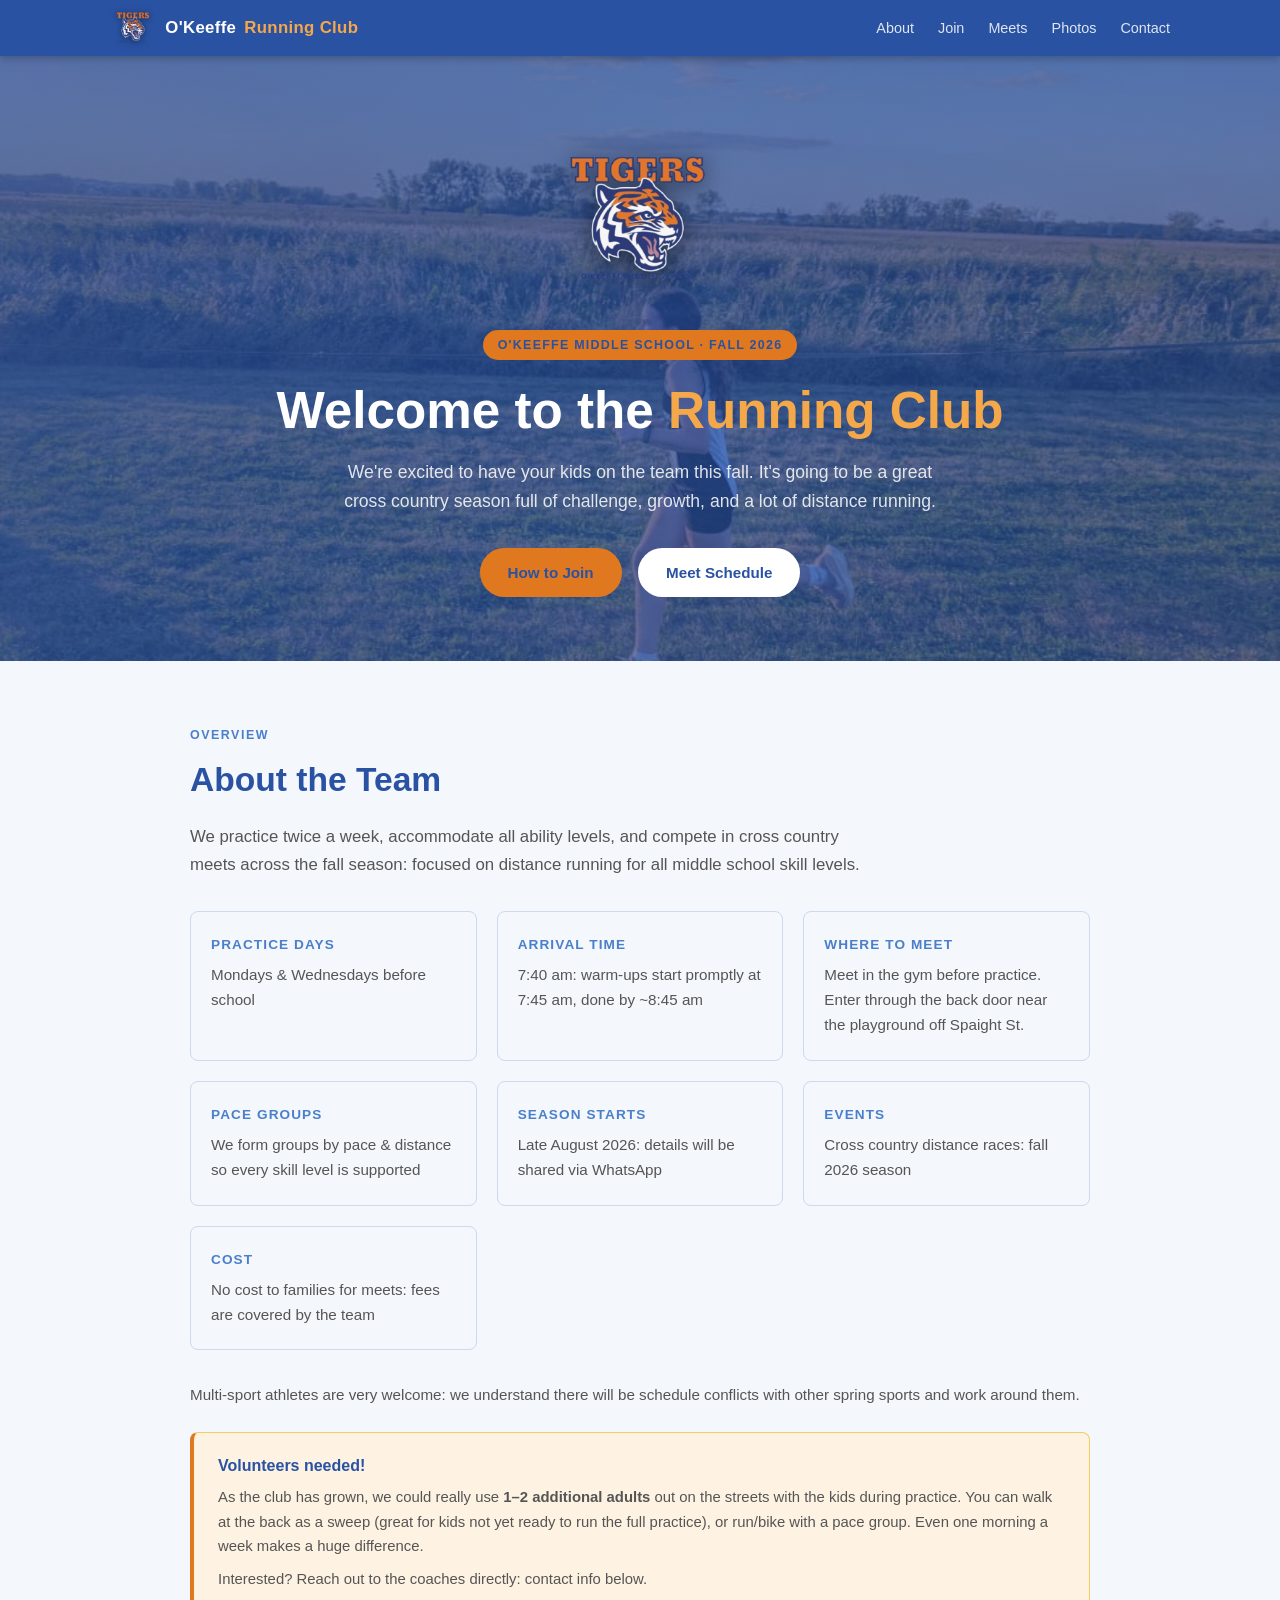
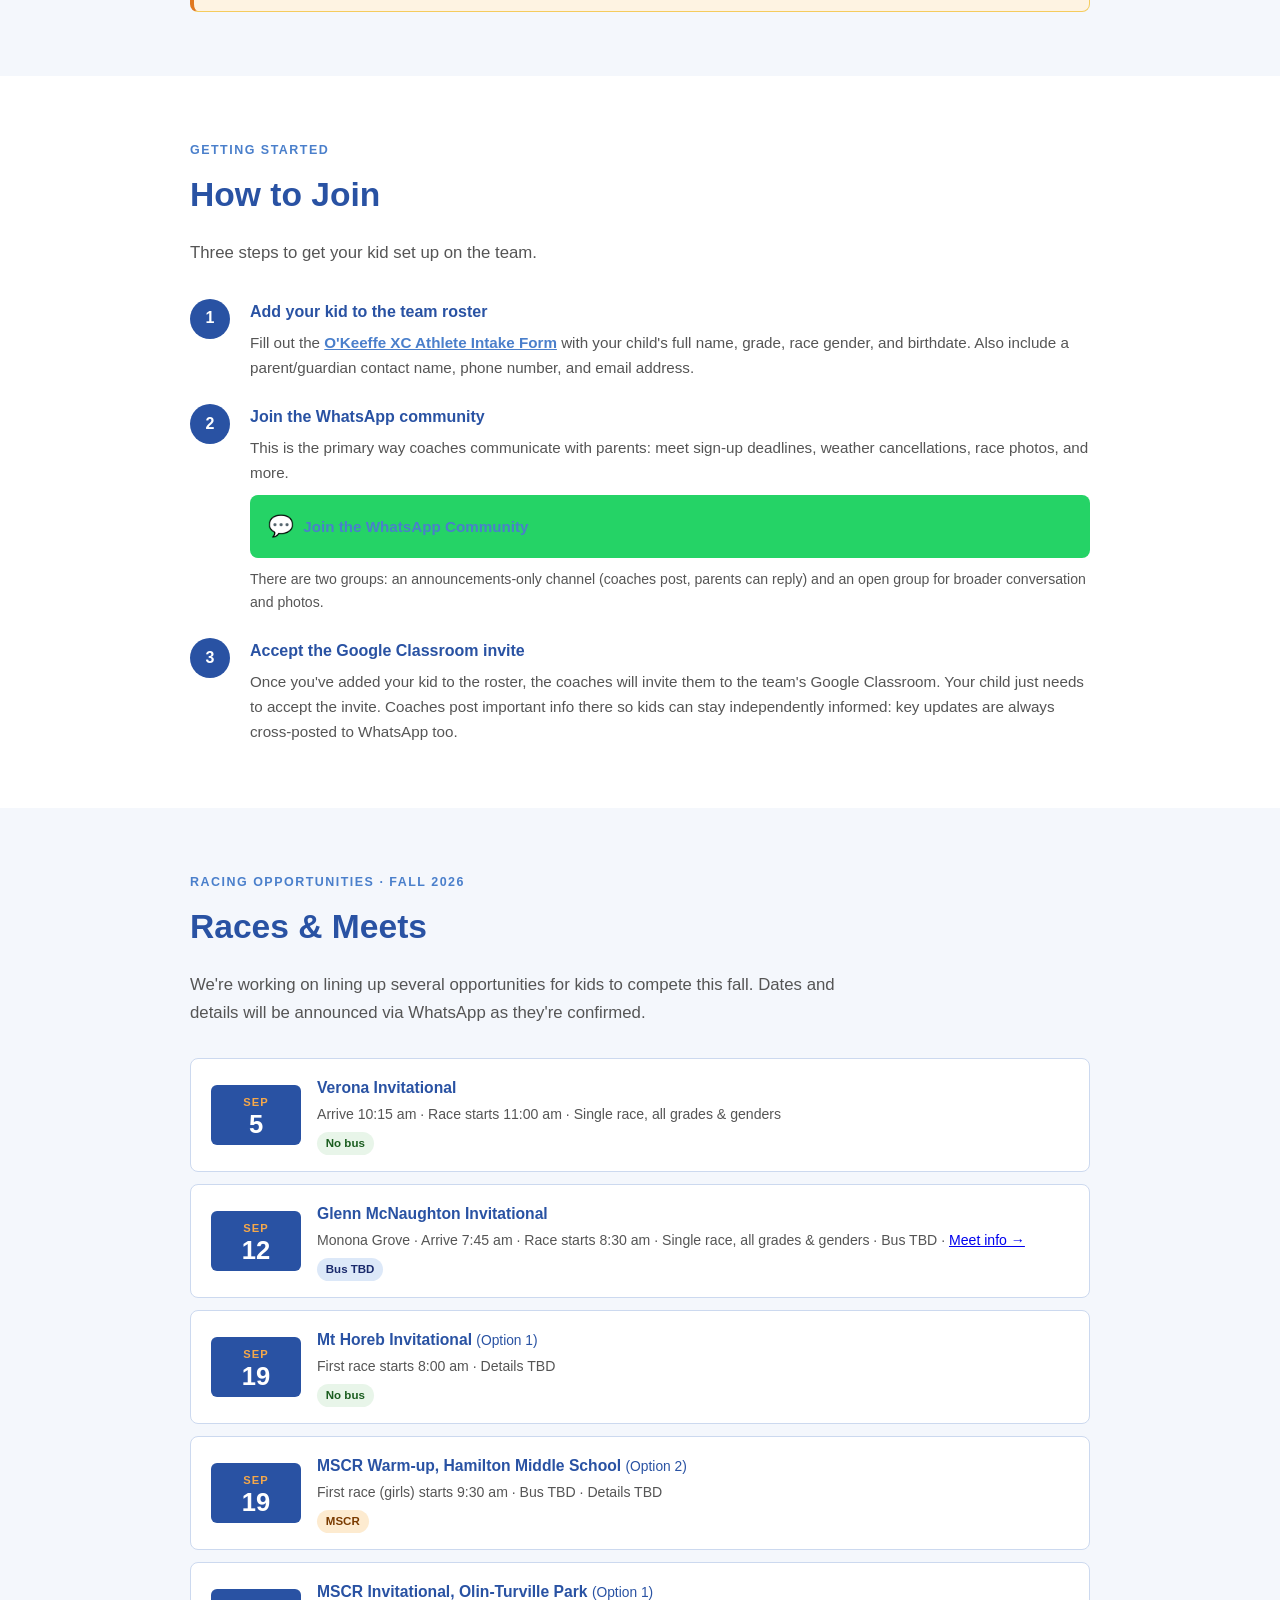
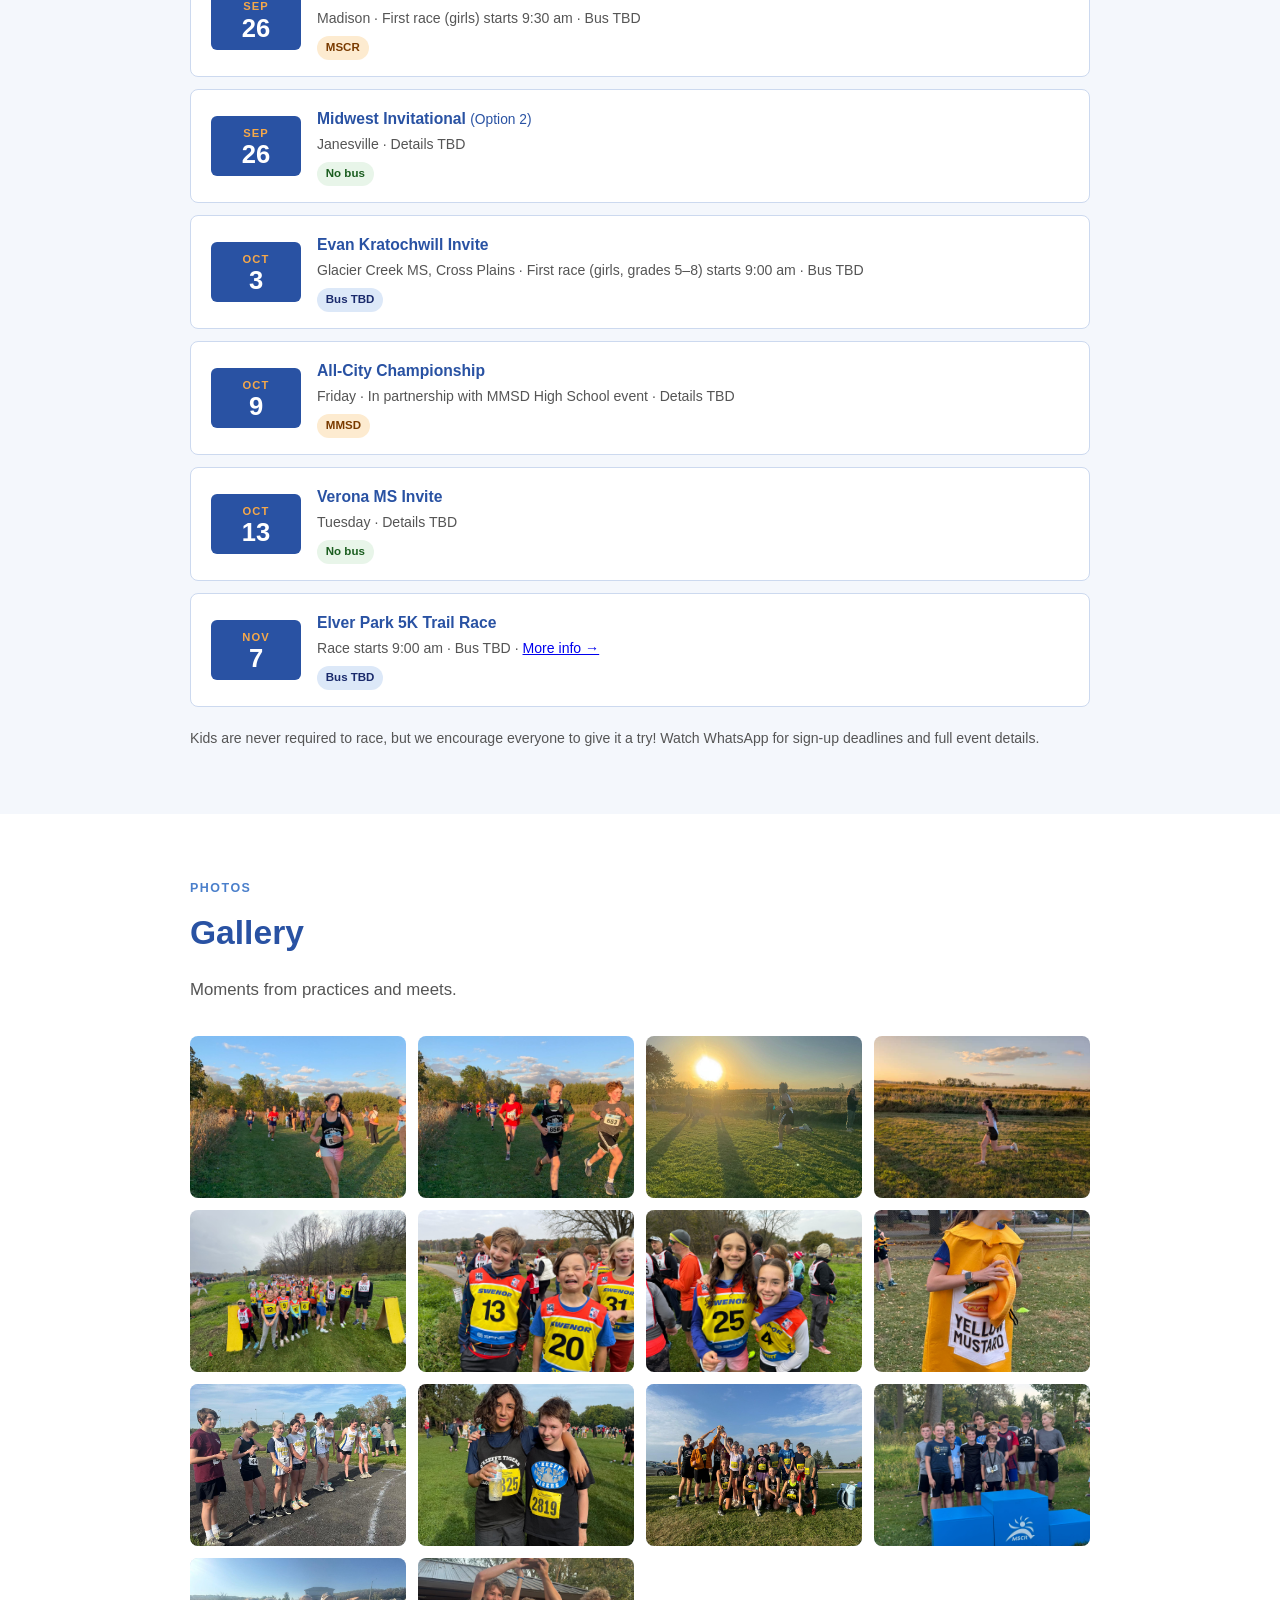
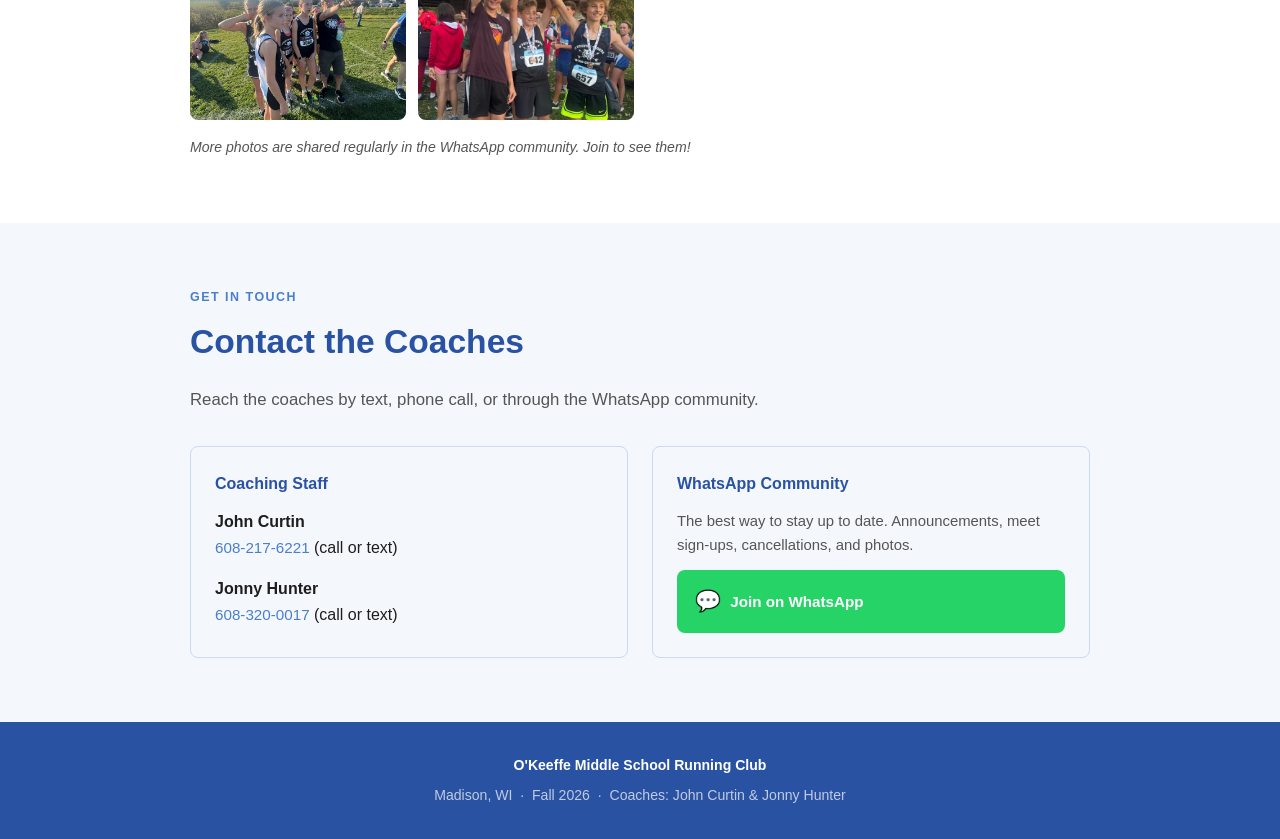
<file: index.html>
<!DOCTYPE html>
<html lang="en">
<head>
  <meta charset="UTF-8" />
  <meta name="viewport" content="width=device-width, initial-scale=1.0" />
  <title>O'Keeffe Running Club</title>
  <link rel="stylesheet" href="styles.css" />
</head>
<body>

<!-- ── NAVIGATION ─────────────────────────────────────────── -->
<nav>
  <div class="nav-inner">
    <a class="nav-logo" href="#hero">
      <img src="logo.png" class="nav-mascot" alt="O'Keeffe Tigers" />
      O'Keeffe <span>Running Club</span>
    </a>
    <button class="nav-toggle" id="navToggle" aria-label="Toggle menu" aria-expanded="false">
      <span></span><span></span><span></span>
    </button>
    <ul class="nav-links" id="navLinks">
      <li><a href="#about">About</a></li>
      <li><a href="#join">Join</a></li>
      <li><a href="#meets">Meets</a></li>
      <li><a href="#gallery">Photos</a></li>
      <li><a href="#contact">Contact</a></li>
    </ul>
  </div>
</nav>

<!-- ── HERO ───────────────────────────────────────────────── -->
<section id="hero">
  <img src="logo.png" class="hero-mascot" alt="O'Keeffe Tigers" />
  <div class="tag">O'Keeffe Middle School · Fall 2026</div>
  <h1>Welcome to the <em>Running Club</em></h1>
  <p>
    We're excited to have your kids on the team this fall. It's going to be a great cross country season
    full of challenge, growth, and a lot of distance running.
  </p>
  <a class="btn btn-gold" href="#join">How to Join</a>
  <a class="btn btn-white" href="#meets">Meet Schedule</a>
</section>

<!-- ── ABOUT / OVERVIEW ───────────────────────────────────── -->
<section id="about">
  <div class="container">
    <div class="section-label">Overview</div>
    <h2>About the Team</h2>
    <p class="lead">
      We practice twice a week, accommodate all ability levels, and compete in cross country meets
      across the fall season: focused on distance running for all middle school skill levels.
    </p>

    <div class="info-grid">
      <div class="info-card">
        <div class="icon"></div>
        <h3>Practice Days</h3>
        <p>Mondays &amp; Wednesdays before school</p>
      </div>
      <div class="info-card">
        <div class="icon"></div>
        <h3>Arrival Time</h3>
        <p>7:40 am: warm-ups start promptly at 7:45 am, done by ~8:45 am</p>
      </div>
      <div class="info-card">
        <div class="icon"></div>
        <h3>Where to Meet</h3>
        <p>Meet in the gym before practice. Enter through the back door near the playground off Spaight St.</p>
      </div>
      <div class="info-card">
        <div class="icon"></div>
        <h3>Pace Groups</h3>
        <p>We form groups by pace &amp; distance so every skill level is supported</p>
      </div>
      <div class="info-card">
        <div class="icon"></div>
        <h3>Season Starts</h3>
        <p>Late August 2026: details will be shared via WhatsApp</p>
      </div>
      <div class="info-card">
        <div class="icon"></div>
        <h3>Events</h3>
        <p>Cross country distance races: fall 2026 season</p>
      </div>
      <div class="info-card">
        <div class="icon"></div>
        <h3>Cost</h3>
        <p>No cost to families for meets: fees are covered by the team</p>
      </div>
    </div>

    <p style="margin-top:2rem; color: var(--text-muted); font-size:0.95rem;">
      Multi-sport athletes are very welcome: we understand there will be schedule conflicts
      with other spring sports and work around them.
    </p>

    <div class="volunteer-box">
      <div class="volunteer-body">
        <h3>Volunteers needed!</h3>
        <p>
          As the club has grown, we could really use <strong>1–2 additional adults</strong> out
          on the streets with the kids during practice. You can walk at the back as a sweep
          (great for kids not yet ready to run the full practice), or run/bike with a pace group.
          Even one morning a week makes a huge difference.
        </p>
        <p style="margin-top:0.5rem;">
          Interested? Reach out to the coaches directly: contact info below.
        </p>
      </div>
    </div>
  </div>
</section>

<!-- ── HOW TO JOIN ─────────────────────────────────────────── -->
<section id="join">
  <div class="container">
    <div class="section-label">Getting Started</div>
    <h2>How to Join</h2>
    <p class="lead">Three steps to get your kid set up on the team.</p>

    <div class="steps">

      <div class="step">
        <div class="step-num">1</div>
        <div class="step-body">
          <h3>Add your kid to the team roster</h3>
          <p>
            Fill out the
            <strong><a href="https://docs.google.com/forms/d/e/1FAIpQLSfURhWg8AV44nPJfsSzjftXi6FtTEAoQfq-vk3a6-4Pg6Y5WA/viewform" target="_blank" rel="noopener">O'Keeffe XC Athlete Intake Form</a></strong>
            with your child's full name, grade, race gender, and birthdate. Also include a
            parent/guardian contact name, phone number, and email address.
          </p>
        </div>
      </div>

      <div class="step">
        <div class="step-num">2</div>
        <div class="step-body">
          <h3>Join the WhatsApp community</h3>
          <p>
            This is the primary way coaches communicate with parents: meet sign-up deadlines,
            weather cancellations, race photos, and more.
          </p>
          <p style="margin-top:0.6rem;">
            <a class="whatsapp-btn" href="https://chat.whatsapp.com/IR4QfOK6wj65lKHe31NeNa" target="_blank" rel="noopener">
              <span class="whatsapp-icon">💬</span> Join the WhatsApp Community
            </a>
          </p>
          <p style="margin-top:0.6rem; font-size:0.88rem; color:var(--text-muted);">
            There are two groups: an announcements-only channel (coaches post, parents can reply)
            and an open group for broader conversation and photos.
          </p>
        </div>
      </div>

      <div class="step">
        <div class="step-num">3</div>
        <div class="step-body">
          <h3>Accept the Google Classroom invite</h3>
          <p>
            Once you've added your kid to the roster, the coaches will invite them to the team's
            Google Classroom. Your child just needs to accept the invite. Coaches post important
            info there so kids can stay independently informed: key updates are always
            cross-posted to WhatsApp too.
          </p>
        </div>
      </div>

    </div>
  </div>
</section>

<!-- ── MEETS ───────────────────────────────────────────────── -->
<section id="meets">
  <div class="container">
    <div class="section-label">Racing Opportunities · Fall 2026</div>
    <h2>Races &amp; Meets</h2>
    <p class="lead">
      We're working on lining up several opportunities for kids to compete this fall.
      Dates and details will be announced via WhatsApp as they're confirmed.
    </p>

    <div class="meets-list">

      <div class="meet-row">
        <div class="meet-date"><div class="month">Sep</div><div class="day">5</div></div>
        <div class="meet-info">
          <h3>Verona Invitational</h3>
          <p>Arrive 10:15 am · Race starts 11:00 am · Single race, all grades &amp; genders</p>
          <span class="badge badge-optional">No bus</span>
        </div>
      </div>

      <div class="meet-row">
        <div class="meet-date"><div class="month">Sep</div><div class="day">12</div></div>
        <div class="meet-info">
          <h3>Glenn McNaughton Invitational</h3>
          <p>Monona Grove · Arrive 7:45 am · Race starts 8:30 am · Single race, all grades &amp; genders · Bus TBD · <a href="https://www.accuracetiming.com/files/2025/mgcc_25.pdf" target="_blank" rel="noopener">Meet info →</a></p>
          <span class="badge badge-bus">Bus TBD</span>
        </div>
      </div>

      <div class="meet-row">
        <div class="meet-date"><div class="month">Sep</div><div class="day">19</div></div>
        <div class="meet-info">
          <h3>Mt Horeb Invitational <span style="font-weight:400; font-size:0.88em;">(Option 1)</span></h3>
          <p>First race starts 8:00 am · Details TBD</p>
          <span class="badge badge-optional">No bus</span>
        </div>
      </div>

      <div class="meet-row">
        <div class="meet-date"><div class="month">Sep</div><div class="day">19</div></div>
        <div class="meet-info">
          <h3>MSCR Warm-up, Hamilton Middle School <span style="font-weight:400; font-size:0.88em;">(Option 2)</span></h3>
          <p>First race (girls) starts 9:30 am · Bus TBD · Details TBD</p>
          <span class="badge badge-parent">MSCR</span>
        </div>
      </div>

      <div class="meet-row">
        <div class="meet-date"><div class="month">Sep</div><div class="day">26</div></div>
        <div class="meet-info">
          <h3>MSCR Invitational, Olin-Turville Park <span style="font-weight:400; font-size:0.88em;">(Option 1)</span></h3>
          <p>Madison · First race (girls) starts 9:30 am · Bus TBD</p>
          <span class="badge badge-parent">MSCR</span>
        </div>
      </div>

      <div class="meet-row">
        <div class="meet-date"><div class="month">Sep</div><div class="day">26</div></div>
        <div class="meet-info">
          <h3>Midwest Invitational <span style="font-weight:400; font-size:0.88em;">(Option 2)</span></h3>
          <p>Janesville · Details TBD</p>
          <span class="badge badge-optional">No bus</span>
        </div>
      </div>

      <div class="meet-row">
        <div class="meet-date"><div class="month">Oct</div><div class="day">3</div></div>
        <div class="meet-info">
          <h3>Evan Kratochwill Invite</h3>
          <p>Glacier Creek MS, Cross Plains · First race (girls, grades 5–8) starts 9:00 am · Bus TBD</p>
          <span class="badge badge-bus">Bus TBD</span>
        </div>
      </div>

      <div class="meet-row">
        <div class="meet-date"><div class="month">Oct</div><div class="day">9</div></div>
        <div class="meet-info">
          <h3>All-City Championship</h3>
          <p>Friday · In partnership with MMSD High School event · Details TBD</p>
          <span class="badge badge-parent">MMSD</span>
        </div>
      </div>

      <div class="meet-row">
        <div class="meet-date"><div class="month">Oct</div><div class="day">13</div></div>
        <div class="meet-info">
          <h3>Verona MS Invite</h3>
          <p>Tuesday · Details TBD</p>
          <span class="badge badge-optional">No bus</span>
        </div>
      </div>

      <div class="meet-row">
        <div class="meet-date"><div class="month">Nov</div><div class="day">7</div></div>
        <div class="meet-info">
          <h3>Elver Park 5K Trail Race</h3>
          <p>Race starts 9:00 am · Bus TBD · <a href="https://www.madnorski.org/elver-park-trail-run/" target="_blank" rel="noopener">More info →</a></p>
          <span class="badge badge-bus">Bus TBD</span>
        </div>
      </div>

    </div>

    <p style="margin-top:1.25rem; font-size:0.88rem; color:var(--text-muted);">
      Kids are never required to race, but we encourage everyone to give it a try!
      Watch WhatsApp for sign-up deadlines and full event details.
    </p>
  </div>
</section>

<!-- ── GALLERY ─────────────────────────────────────────────── -->
<section id="gallery">
  <div class="container">
    <div class="section-label">Photos</div>
    <h2>Gallery</h2>
    <p class="lead">Moments from practices and meets.</p>

    <div class="gallery-grid">
      <div class="gallery-item"><img src="photo1.jpg" alt="O'Keeffe Tigers runner leading the pack at a cross country meet" /></div>
      <div class="gallery-item"><img src="photo2.jpg" alt="O'Keeffe Tigers runners racing on the grass course" /></div>
      <div class="gallery-item"><img src="photo3.jpg" alt="Runner at sunset during a cross country meet" /></div>
      <div class="gallery-item"><img src="photo4.jpg" alt="Runner in golden hour light on the course" /></div>
      <div class="gallery-item"><img src="photo5.jpg" alt="Large group of runners at the start line" /></div>
      <div class="gallery-item"><img src="photo6.jpg" alt="Two young runners smiling before the race" /></div>
      <div class="gallery-item"><img src="photo8.jpg" alt="Two girls smiling together at the start line" /></div>
      <div class="gallery-item"><img src="photo9.jpg" alt="Runner in a yellow mustard costume at practice" /></div>
      <div class="gallery-item"><img src="photo10.jpg" alt="Runners lined up at the start of a track meet" /></div>
      <div class="gallery-item"><img src="photo11.jpg" alt="Two O'Keeffe Tigers teammates after a race" /></div>
      <div class="gallery-item"><img src="photo12.jpg" alt="Team group photo with race bibs" /></div>
      <div class="gallery-item"><img src="photo13.jpg" alt="Boys team posing at the MSCR awards podium" /></div>
      <div class="gallery-item"><img src="photo14.jpg" alt="Coach pointing out the course to runners before a race" /></div>
      <div class="gallery-item"><img src="photo15.jpg" alt="Three runners holding up a trophy" /></div>
    </div>

    <p class="gallery-note">
      More photos are shared regularly in the WhatsApp community. Join to see them!
    </p>
  </div>
</section>

<!-- ── CONTACT ─────────────────────────────────────────────── -->
<section id="contact">
  <div class="container">
    <div class="section-label">Get in Touch</div>
    <h2>Contact the Coaches</h2>
    <p class="lead">
      Reach the coaches by text, phone call, or through the WhatsApp community.
    </p>

    <div class="contact-grid">

      <div class="contact-card">
        <h3>Coaching Staff</h3>
        <div class="coach-entry">
          <span class="coach-name">John Curtin</span>
          <span class="coach-phone"><a href="tel:+16082176221">608-217-6221</a> (call or text)</span>
        </div>
        <div class="coach-entry">
          <span class="coach-name">Jonny Hunter</span>
          <span class="coach-phone"><a href="tel:+16083200017">608-320-0017</a> (call or text)</span>
        </div>
      </div>

      <div class="contact-card">
        <h3>WhatsApp Community</h3>
        <p style="font-size:0.93rem; color:var(--text-muted); margin-bottom:0.75rem;">
          The best way to stay up to date. Announcements, meet sign-ups, cancellations, and photos.
        </p>
        <a class="whatsapp-btn" href="https://chat.whatsapp.com/IR4QfOK6wj65lKHe31NeNa" target="_blank" rel="noopener">
          <span class="whatsapp-icon">💬</span> Join on WhatsApp
        </a>
      </div>

    </div>
  </div>
</section>

<!-- ── FOOTER ──────────────────────────────────────────────── -->
<footer>
  <p><strong>O'Keeffe Middle School Running Club</strong></p>
  <p style="margin-top:0.4rem;">Madison, WI &nbsp;·&nbsp; Fall 2026 &nbsp;·&nbsp; Coaches: John Curtin &amp; Jonny Hunter</p>
</footer>

<script src="script.js"></script>
</body>
</html>
</file>
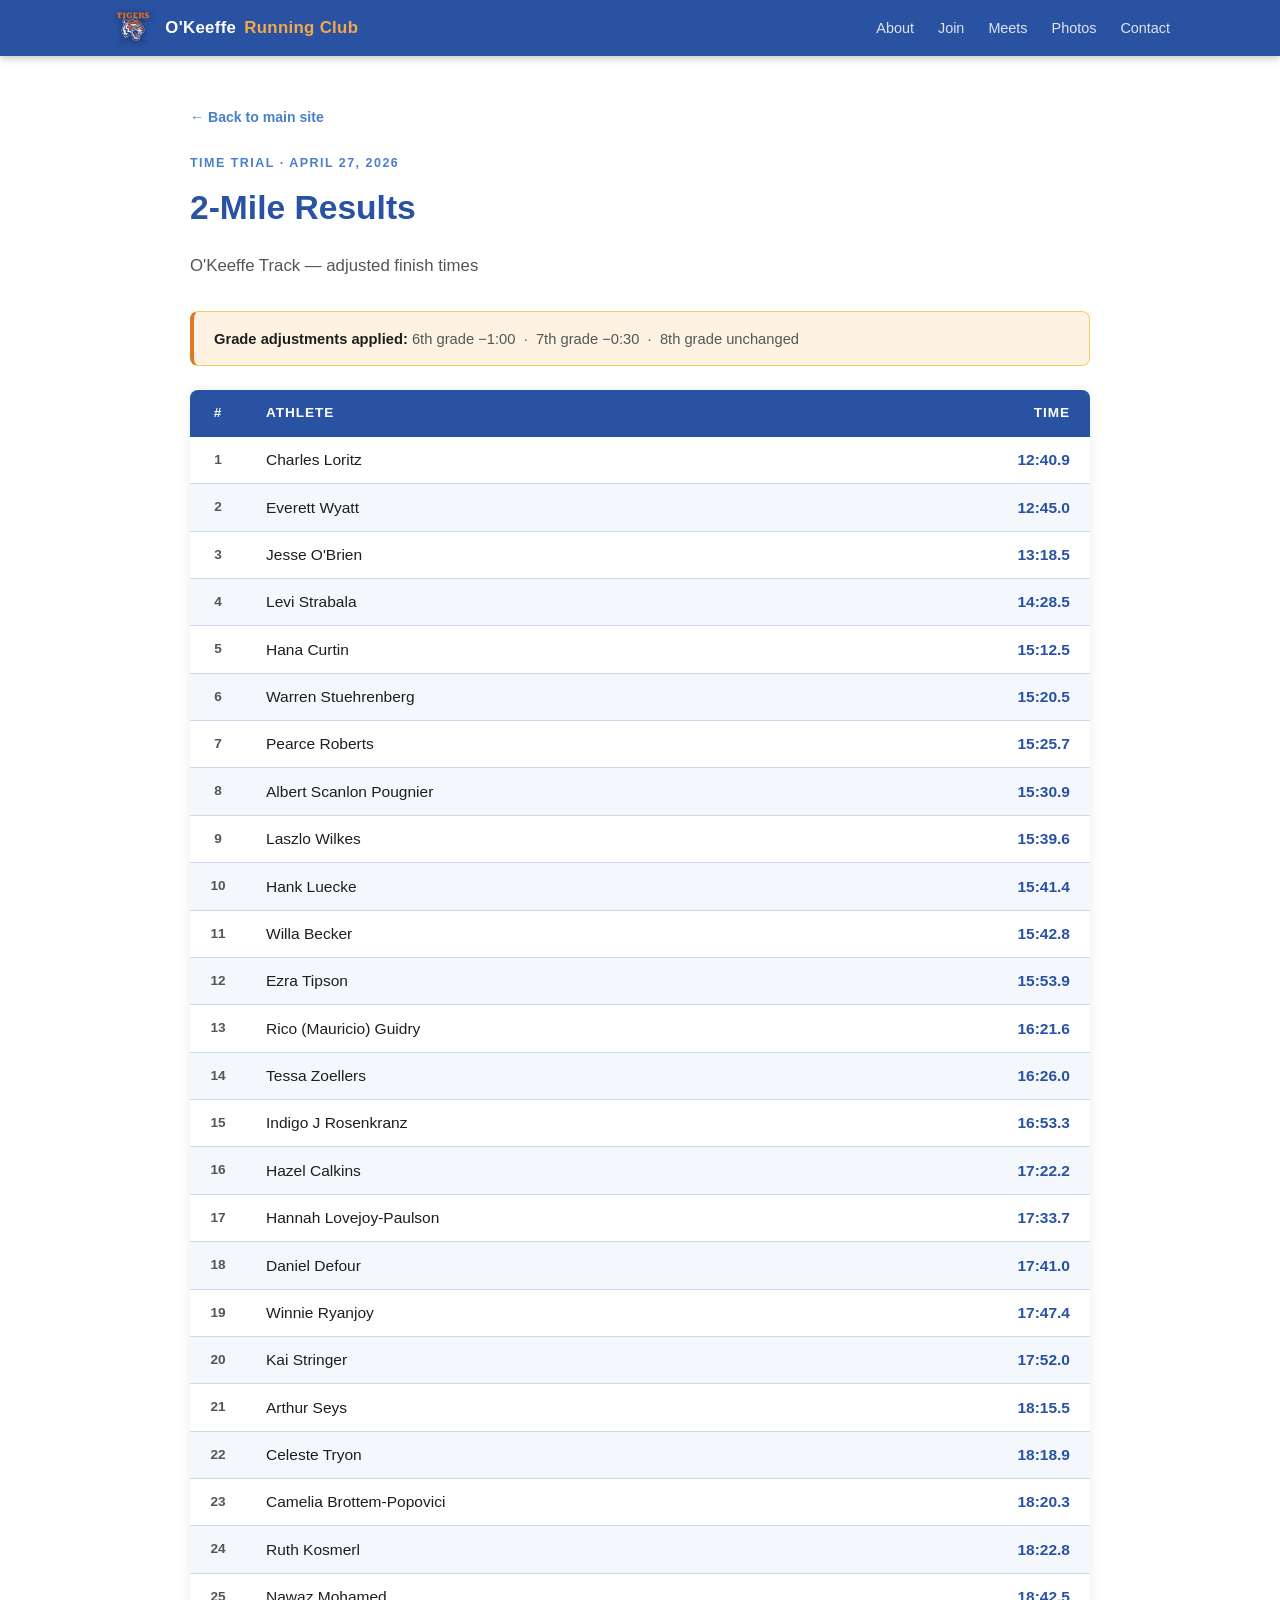
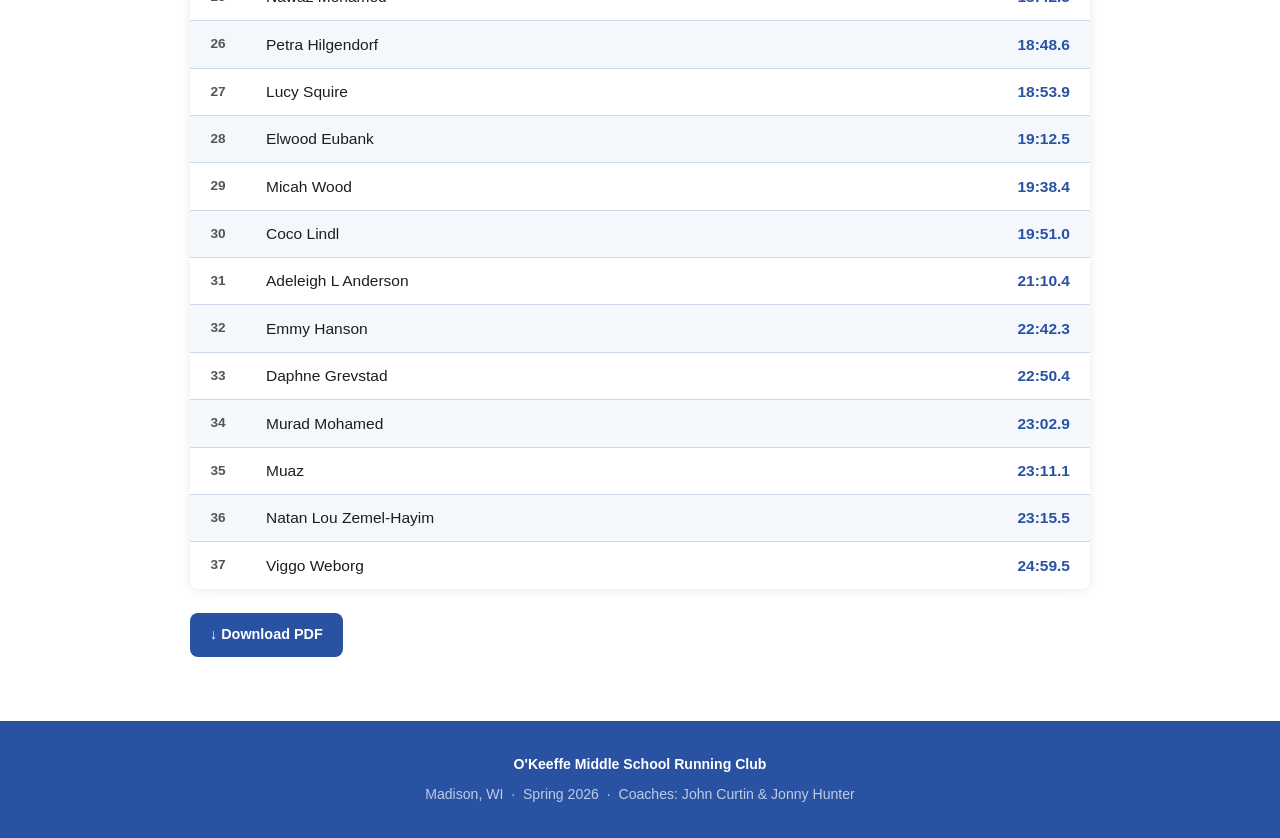
<file: results-2mile-april-27-2026.html>
<!DOCTYPE html>
<html lang="en">
<head>
  <meta charset="UTF-8" />
  <meta name="viewport" content="width=device-width, initial-scale=1.0" />
  <title>2-Mile Time Trial Results · April 27, 2026 · O'Keeffe Running Club</title>
  <link rel="stylesheet" href="styles.css" />
  <style>
    .results-table {
      width: 100%;
      border-collapse: collapse;
      margin-top: 1.5rem;
      background: var(--surface);
      border-radius: var(--radius);
      overflow: hidden;
      box-shadow: var(--shadow);
    }
    .results-table thead tr {
      background: var(--green-dark);
      color: #fff;
    }
    .results-table th {
      padding: 0.75rem 1.25rem;
      text-align: left;
      font-size: 0.85rem;
      font-weight: 700;
      letter-spacing: 0.07em;
      text-transform: uppercase;
    }
    .results-table th.col-rank { width: 56px; text-align: center; }
    .results-table th.col-time { width: 100px; text-align: right; }
    .results-table td {
      padding: 0.65rem 1.25rem;
      font-size: 0.97rem;
      border-bottom: 1px solid var(--border);
    }
    .results-table td.col-rank {
      text-align: center;
      font-weight: 700;
      color: var(--text-muted);
      font-size: 0.85rem;
    }
    .results-table td.col-time {
      text-align: right;
      font-weight: 700;
      font-variant-numeric: tabular-nums;
      color: var(--green-dark);
    }
    .results-table tbody tr:nth-child(even) { background: var(--bg); }
    .results-table tbody tr:hover { background: var(--green-light); }
    .results-table tbody tr:last-child td { border-bottom: none; }

    .medal-1 { color: #b8860b; }
    .medal-2 { color: #777; }
    .medal-3 { color: #a0522d; }

    .note-box {
      background: #fef3e2;
      border: 1px solid #f5cc5e;
      border-left: 4px solid var(--gold);
      border-radius: var(--radius);
      padding: 0.9rem 1.25rem;
      font-size: 0.92rem;
      color: var(--text-muted);
      margin-bottom: 1.5rem;
    }
    .note-box strong { color: var(--text); }

    .download-link {
      display: inline-flex;
      align-items: center;
      gap: 0.5rem;
      background: var(--green-dark);
      color: #fff;
      text-decoration: none;
      padding: 0.65rem 1.25rem;
      border-radius: var(--radius);
      font-size: 0.9rem;
      font-weight: 600;
      margin-top: 1.5rem;
      transition: background 0.2s;
    }
    .download-link:hover { background: var(--green); }

    .back-link {
      display: inline-flex;
      align-items: center;
      gap: 0.4rem;
      color: var(--green);
      text-decoration: none;
      font-size: 0.88rem;
      font-weight: 600;
      margin-bottom: 1.5rem;
    }
    .back-link:hover { color: var(--green-dark); }

    #results-page { padding: 3rem 1.25rem 4rem; }
  </style>
</head>
<body>

<!-- ── NAVIGATION ─────────────────────────────────────────── -->
<nav>
  <div class="nav-inner">
    <a class="nav-logo" href="index.html">
      <img src="logo.png" class="nav-mascot" alt="O'Keeffe Tigers" />
      O'Keeffe <span>Running Club</span>
    </a>
    <button class="nav-toggle" id="navToggle" aria-label="Toggle menu" aria-expanded="false">
      <span></span><span></span><span></span>
    </button>
    <ul class="nav-links" id="navLinks">
      <li><a href="index.html#about">About</a></li>
      <li><a href="index.html#join">Join</a></li>
      <li><a href="index.html#meets">Meets</a></li>
      <li><a href="index.html#gallery">Photos</a></li>
      <li><a href="index.html#contact">Contact</a></li>
    </ul>
  </div>
</nav>

<!-- ── RESULTS ─────────────────────────────────────────────── -->
<section id="results-page">
  <div class="container">

    <a class="back-link" href="index.html">← Back to main site</a>

    <div class="section-label">Time Trial · April 27, 2026</div>
    <h2>2-Mile Results</h2>
    <p class="lead">O'Keeffe Track — adjusted finish times</p>

    <div class="note-box">
      <strong>Grade adjustments applied:</strong> 6th grade −1:00 &nbsp;·&nbsp; 7th grade −0:30 &nbsp;·&nbsp; 8th grade unchanged
    </div>

    <table class="results-table">
      <thead>
        <tr>
          <th class="col-rank">#</th>
          <th>Athlete</th>
          <th class="col-time">Time</th>
        </tr>
      </thead>
      <tbody>
        <tr><td class="col-rank medal-1">1</td><td>Charles Loritz</td><td class="col-time">12:40.9</td></tr>
        <tr><td class="col-rank medal-2">2</td><td>Everett Wyatt</td><td class="col-time">12:45.0</td></tr>
        <tr><td class="col-rank medal-3">3</td><td>Jesse O'Brien</td><td class="col-time">13:18.5</td></tr>
        <tr><td class="col-rank">4</td><td>Levi Strabala</td><td class="col-time">14:28.5</td></tr>
        <tr><td class="col-rank">5</td><td>Hana Curtin</td><td class="col-time">15:12.5</td></tr>
        <tr><td class="col-rank">6</td><td>Warren Stuehrenberg</td><td class="col-time">15:20.5</td></tr>
        <tr><td class="col-rank">7</td><td>Pearce Roberts</td><td class="col-time">15:25.7</td></tr>
        <tr><td class="col-rank">8</td><td>Albert Scanlon Pougnier</td><td class="col-time">15:30.9</td></tr>
        <tr><td class="col-rank">9</td><td>Laszlo Wilkes</td><td class="col-time">15:39.6</td></tr>
        <tr><td class="col-rank">10</td><td>Hank Luecke</td><td class="col-time">15:41.4</td></tr>
        <tr><td class="col-rank">11</td><td>Willa Becker</td><td class="col-time">15:42.8</td></tr>
        <tr><td class="col-rank">12</td><td>Ezra Tipson</td><td class="col-time">15:53.9</td></tr>
        <tr><td class="col-rank">13</td><td>Rico (Mauricio) Guidry</td><td class="col-time">16:21.6</td></tr>
        <tr><td class="col-rank">14</td><td>Tessa Zoellers</td><td class="col-time">16:26.0</td></tr>
        <tr><td class="col-rank">15</td><td>Indigo J Rosenkranz</td><td class="col-time">16:53.3</td></tr>
        <tr><td class="col-rank">16</td><td>Hazel Calkins</td><td class="col-time">17:22.2</td></tr>
        <tr><td class="col-rank">17</td><td>Hannah Lovejoy-Paulson</td><td class="col-time">17:33.7</td></tr>
        <tr><td class="col-rank">18</td><td>Daniel Defour</td><td class="col-time">17:41.0</td></tr>
        <tr><td class="col-rank">19</td><td>Winnie Ryanjoy</td><td class="col-time">17:47.4</td></tr>
        <tr><td class="col-rank">20</td><td>Kai Stringer</td><td class="col-time">17:52.0</td></tr>
        <tr><td class="col-rank">21</td><td>Arthur Seys</td><td class="col-time">18:15.5</td></tr>
        <tr><td class="col-rank">22</td><td>Celeste Tryon</td><td class="col-time">18:18.9</td></tr>
        <tr><td class="col-rank">23</td><td>Camelia Brottem-Popovici</td><td class="col-time">18:20.3</td></tr>
        <tr><td class="col-rank">24</td><td>Ruth Kosmerl</td><td class="col-time">18:22.8</td></tr>
        <tr><td class="col-rank">25</td><td>Nawaz Mohamed</td><td class="col-time">18:42.5</td></tr>
        <tr><td class="col-rank">26</td><td>Petra Hilgendorf</td><td class="col-time">18:48.6</td></tr>
        <tr><td class="col-rank">27</td><td>Lucy Squire</td><td class="col-time">18:53.9</td></tr>
        <tr><td class="col-rank">28</td><td>Elwood Eubank</td><td class="col-time">19:12.5</td></tr>
        <tr><td class="col-rank">29</td><td>Micah Wood</td><td class="col-time">19:38.4</td></tr>
        <tr><td class="col-rank">30</td><td>Coco Lindl</td><td class="col-time">19:51.0</td></tr>
        <tr><td class="col-rank">31</td><td>Adeleigh L Anderson</td><td class="col-time">21:10.4</td></tr>
        <tr><td class="col-rank">32</td><td>Emmy Hanson</td><td class="col-time">22:42.3</td></tr>
        <tr><td class="col-rank">33</td><td>Daphne Grevstad</td><td class="col-time">22:50.4</td></tr>
        <tr><td class="col-rank">34</td><td>Murad Mohamed</td><td class="col-time">23:02.9</td></tr>
        <tr><td class="col-rank">35</td><td>Muaz</td><td class="col-time">23:11.1</td></tr>
        <tr><td class="col-rank">36</td><td>Natan Lou Zemel-Hayim</td><td class="col-time">23:15.5</td></tr>
        <tr><td class="col-rank">37</td><td>Viggo Weborg</td><td class="col-time">24:59.5</td></tr>
      </tbody>
    </table>

    <a class="download-link" href="okeeffe_2_mile_results_april_27_2026.pdf" download>
      ↓ Download PDF
    </a>

  </div>
</section>

<!-- ── FOOTER ──────────────────────────────────────────────── -->
<footer>
  <p><strong>O'Keeffe Middle School Running Club</strong></p>
  <p style="margin-top:0.4rem;">Madison, WI &nbsp;·&nbsp; Spring 2026 &nbsp;·&nbsp; Coaches: John Curtin &amp; Jonny Hunter</p>
</footer>

<script src="script.js"></script>
</body>
</html>
</file>
<file: styles.css>
/* ============================================================
   O'Keeffe Cross Country – Stylesheet
   ============================================================ */

:root {
  --green-dark:  #2952a3;   /* medium blue */
  --green:       #4a7fcb;   /* royal blue */
  --green-light: #a8c4e8;   /* light blue */
  --gold:        #e07820;   /* orange */
  --gold-light:  #f5a84a;   /* light orange */
  --bg:          #f4f7fc;
  --surface:     #ffffff;
  --text:        #1e1e1e;
  --text-muted:  #555;
  --border:      #ccd9ef;
  --radius:      8px;
  --shadow:      0 2px 12px rgba(0,0,0,0.08);
}

*, *::before, *::after { box-sizing: border-box; margin: 0; padding: 0; }

html { scroll-behavior: smooth; }

body {
  font-family: -apple-system, BlinkMacSystemFont, "Segoe UI", Roboto, sans-serif;
  background: var(--bg);
  color: var(--text);
  line-height: 1.65;
}

/* ── NAV ───────────────────────────────────────────────────── */
nav {
  position: sticky;
  top: 0;
  z-index: 100;
  background: var(--green-dark);
  box-shadow: 0 2px 8px rgba(0,0,0,0.25);
}

.nav-inner {
  max-width: 1100px;
  margin: 0 auto;
  padding: 0 1.25rem;
  display: flex;
  align-items: center;
  justify-content: space-between;
  height: 56px;
}

.nav-logo {
  color: #fff;
  font-weight: 700;
  font-size: 1.05rem;
  letter-spacing: 0.02em;
  text-decoration: none;
  display: flex;
  align-items: center;
  gap: 0.5rem;
}

/* Clean transparent logo */
.nav-mascot {
  height: 42px;
  width: auto;
  flex-shrink: 0;
  filter: drop-shadow(0 1px 3px rgba(0,0,0,0.4));
}

.hero-mascot {
  display: block;
  height: 170px;
  width: auto;
  margin: 0 auto 1.5rem;
  filter: drop-shadow(0 4px 12px rgba(0,0,0,0.5));
}

.nav-logo span { color: var(--gold-light); }

.nav-links {
  display: flex;
  gap: 1.5rem;
  list-style: none;
}

.nav-links a {
  color: rgba(255,255,255,0.85);
  text-decoration: none;
  font-size: 0.9rem;
  font-weight: 500;
  transition: color 0.2s;
}

.nav-links a:hover { color: var(--gold-light); }

/* hamburger */
.nav-toggle {
  display: none;
  flex-direction: column;
  gap: 5px;
  background: none;
  border: none;
  cursor: pointer;
  padding: 4px;
}
.nav-toggle span {
  display: block;
  width: 24px;
  height: 2px;
  background: #fff;
  border-radius: 2px;
  transition: transform 0.25s, opacity 0.25s;
}
.nav-toggle.open span:nth-child(1) { transform: translateY(7px) rotate(45deg); }
.nav-toggle.open span:nth-child(2) { opacity: 0; }
.nav-toggle.open span:nth-child(3) { transform: translateY(-7px) rotate(-45deg); }

@media (max-width: 700px) {
  .nav-toggle { display: flex; }
  .nav-links {
    display: none;
    position: absolute;
    top: 56px;
    left: 0;
    right: 0;
    background: var(--green-dark);
    flex-direction: column;
    gap: 0;
    padding: 0.5rem 0 1rem;
  }
  .nav-links.open { display: flex; }
  .nav-links li { text-align: center; }
  .nav-links a { display: block; padding: 0.6rem 1rem; font-size: 1rem; }
}

/* ── HERO ──────────────────────────────────────────────────── */
#hero {
  position: relative;
  background: url('photo4.jpg') center 40% / cover no-repeat;
  color: #fff;
  text-align: center;
  padding: 5rem 1.25rem 4rem;
}

#hero::before {
  content: '';
  position: absolute;
  inset: 0;
  background: linear-gradient(135deg, rgba(41,82,163,0.78) 0%, rgba(41,82,163,0.65) 100%);
}

#hero > * {
  position: relative;
}

#hero .tag {
  display: inline-block;
  background: var(--gold);
  color: var(--green-dark);
  font-size: 0.78rem;
  font-weight: 700;
  letter-spacing: 0.1em;
  text-transform: uppercase;
  padding: 0.3rem 0.9rem;
  border-radius: 999px;
  margin-bottom: 1.25rem;
}

#hero h1 {
  font-size: clamp(2rem, 5vw, 3.2rem);
  font-weight: 800;
  line-height: 1.2;
  margin-bottom: 1rem;
}

#hero h1 em {
  font-style: normal;
  color: var(--gold-light);
}

#hero p {
  font-size: 1.1rem;
  color: rgba(255,255,255,0.85);
  max-width: 600px;
  margin: 0 auto 2rem;
}

.btn {
  display: inline-block;
  padding: 0.75rem 1.75rem;
  border-radius: 999px;
  font-weight: 600;
  font-size: 0.95rem;
  text-decoration: none;
  transition: transform 0.15s, box-shadow 0.15s;
}
.btn:hover { transform: translateY(-2px); box-shadow: 0 4px 14px rgba(0,0,0,0.25); }

.btn-gold  { background: var(--gold); color: var(--green-dark); }
.btn-white { background: #fff;        color: var(--green-dark); margin-left: 0.75rem; }

/* ── SECTIONS ──────────────────────────────────────────────── */
section { padding: 4rem 1.25rem; }
section:nth-child(even) { background: var(--surface); }

.container {
  max-width: 900px;
  margin: 0 auto;
}

.section-label {
  font-size: 0.78rem;
  font-weight: 700;
  letter-spacing: 0.12em;
  text-transform: uppercase;
  color: var(--green);
  margin-bottom: 0.4rem;
}

h2 {
  font-size: clamp(1.5rem, 3.5vw, 2.1rem);
  font-weight: 800;
  margin-bottom: 1rem;
  color: var(--green-dark);
}

.lead {
  font-size: 1.05rem;
  color: var(--text-muted);
  margin-bottom: 2rem;
  max-width: 680px;
}

/* ── PRACTICE CARDS ────────────────────────────────────────── */
.info-grid {
  display: grid;
  grid-template-columns: repeat(auto-fit, minmax(220px, 1fr));
  gap: 1.25rem;
  margin-top: 1.5rem;
}

.info-card {
  background: var(--bg);
  border: 1px solid var(--border);
  border-radius: var(--radius);
  padding: 1.4rem 1.25rem;
}

.info-card .icon {
  display: none;
}

.info-card h3 {
  font-size: 0.85rem;
  font-weight: 700;
  text-transform: uppercase;
  letter-spacing: 0.08em;
  color: var(--green);
  margin-bottom: 0.35rem;
}

.info-card p { font-size: 0.95rem; color: var(--text-muted); }

/* ── VOLUNTEER BOX ─────────────────────────────────────────── */
.volunteer-box {
  display: flex;
  gap: 1.25rem;
  align-items: flex-start;
  background: #fef3e2;
  border: 1px solid #f5cc5e;
  border-left: 4px solid var(--gold);
  border-radius: var(--radius);
  padding: 1.25rem 1.5rem;
  margin-top: 1.5rem;
}

.volunteer-icon { font-size: 1.8rem; flex-shrink: 0; }

.volunteer-body h3 {
  font-size: 1rem;
  font-weight: 700;
  color: var(--green-dark);
  margin-bottom: 0.4rem;
}

.volunteer-body p { font-size: 0.93rem; color: var(--text-muted); }

/* ── STEPS (Join) ──────────────────────────────────────────── */
.steps { display: flex; flex-direction: column; gap: 1.5rem; margin-top: 1.5rem; }

.step {
  display: flex;
  gap: 1.25rem;
  align-items: flex-start;
}

.step-num {
  flex-shrink: 0;
  width: 40px;
  height: 40px;
  background: var(--green-dark);
  color: #fff;
  border-radius: 50%;
  display: flex;
  align-items: center;
  justify-content: center;
  font-weight: 800;
  font-size: 1rem;
}

.step-body h3 { font-size: 1rem; font-weight: 700; margin-bottom: 0.3rem; color: var(--green-dark); }
.step-body p  { font-size: 0.95rem; color: var(--text-muted); }
.step-body a  { color: var(--green); font-weight: 600; }

/* ── MEETS TABLE ───────────────────────────────────────────── */
.meets-list {
  display: flex;
  flex-direction: column;
  gap: 0.75rem;
  margin-top: 1.5rem;
}

.meet-row {
  display: grid;
  grid-template-columns: 90px 1fr;
  gap: 1rem;
  align-items: center;
  background: var(--surface);
  border: 1px solid var(--border);
  border-radius: var(--radius);
  padding: 1rem 1.25rem;
}

.meet-date {
  text-align: center;
  background: var(--green-dark);
  color: #fff;
  border-radius: 6px;
  padding: 0.5rem 0.25rem;
}

.meet-date .month {
  font-size: 0.7rem;
  font-weight: 700;
  text-transform: uppercase;
  letter-spacing: 0.1em;
  color: var(--gold-light);
}

.meet-date .day {
  font-size: 1.6rem;
  font-weight: 800;
  line-height: 1;
}

.meet-info h3 { font-size: 0.98rem; font-weight: 700; color: var(--green-dark); }
.meet-info p  { font-size: 0.88rem; color: var(--text-muted); margin-top: 0.1rem; }

.badge {
  display: inline-block;
  font-size: 0.72rem;
  font-weight: 700;
  padding: 0.15rem 0.55rem;
  border-radius: 999px;
  margin-top: 0.35rem;
}

.badge-bus      { background: #dce8f8; color: #1a2a6c; }
.badge-parent   { background: #fdebd0; color: #7a3b00; }
.badge-optional { background: #e8f5e9; color: #1b5e20; }

/* ── GALLERY ───────────────────────────────────────────────── */
.gallery-grid {
  display: grid;
  grid-template-columns: repeat(auto-fill, minmax(200px, 1fr));
  gap: 0.75rem;
  margin-top: 1.5rem;
}

.gallery-item {
  aspect-ratio: 4/3;
  background: var(--border);
  border-radius: var(--radius);
  overflow: hidden;
  position: relative;
  cursor: pointer;
}

.gallery-item img {
  width: 100%;
  height: 100%;
  object-fit: cover;
  display: block;
  transition: transform 0.3s;
}

.gallery-item:hover img { transform: scale(1.05); }

.gallery-placeholder {
  display: flex;
  flex-direction: column;
  align-items: center;
  justify-content: center;
  height: 100%;
  color: var(--text-muted);
  font-size: 0.85rem;
  text-align: center;
  padding: 1rem;
  gap: 0.4rem;
}

.gallery-placeholder .ph-icon { font-size: 2rem; opacity: 0.4; }

.gallery-note {
  margin-top: 1rem;
  font-size: 0.88rem;
  color: var(--text-muted);
  font-style: italic;
}

/* ── CONTACT ───────────────────────────────────────────────── */
.contact-grid {
  display: grid;
  grid-template-columns: repeat(auto-fit, minmax(280px, 1fr));
  gap: 1.5rem;
  margin-top: 1.5rem;
}

.contact-card {
  background: var(--bg);
  border: 1px solid var(--border);
  border-radius: var(--radius);
  padding: 1.5rem;
}

.contact-card h3 {
  font-size: 1rem;
  font-weight: 700;
  color: var(--green-dark);
  margin-bottom: 0.75rem;
}

.coach-entry {
  display: flex;
  flex-direction: column;
  margin-bottom: 0.9rem;
}

.coach-entry:last-child { margin-bottom: 0; }

.coach-name { font-weight: 600; }
.coach-phone a {
  color: var(--green);
  text-decoration: none;
  font-size: 0.95rem;
}

.whatsapp-btn {
  display: flex;
  align-items: center;
  gap: 0.6rem;
  background: #25d366;
  color: #fff;
  text-decoration: none;
  border-radius: var(--radius);
  padding: 0.9rem 1.1rem;
  font-weight: 600;
  font-size: 0.95rem;
  margin-top: 0.5rem;
  transition: background 0.2s;
}
.whatsapp-btn:hover { background: #1ebe5a; }
.whatsapp-icon { font-size: 1.3rem; }

/* ── FOOTER ────────────────────────────────────────────────── */
footer {
  background: var(--green-dark);
  color: rgba(255,255,255,0.7);
  text-align: center;
  padding: 2rem 1.25rem;
  font-size: 0.88rem;
}

footer strong { color: #fff; }
</file>
